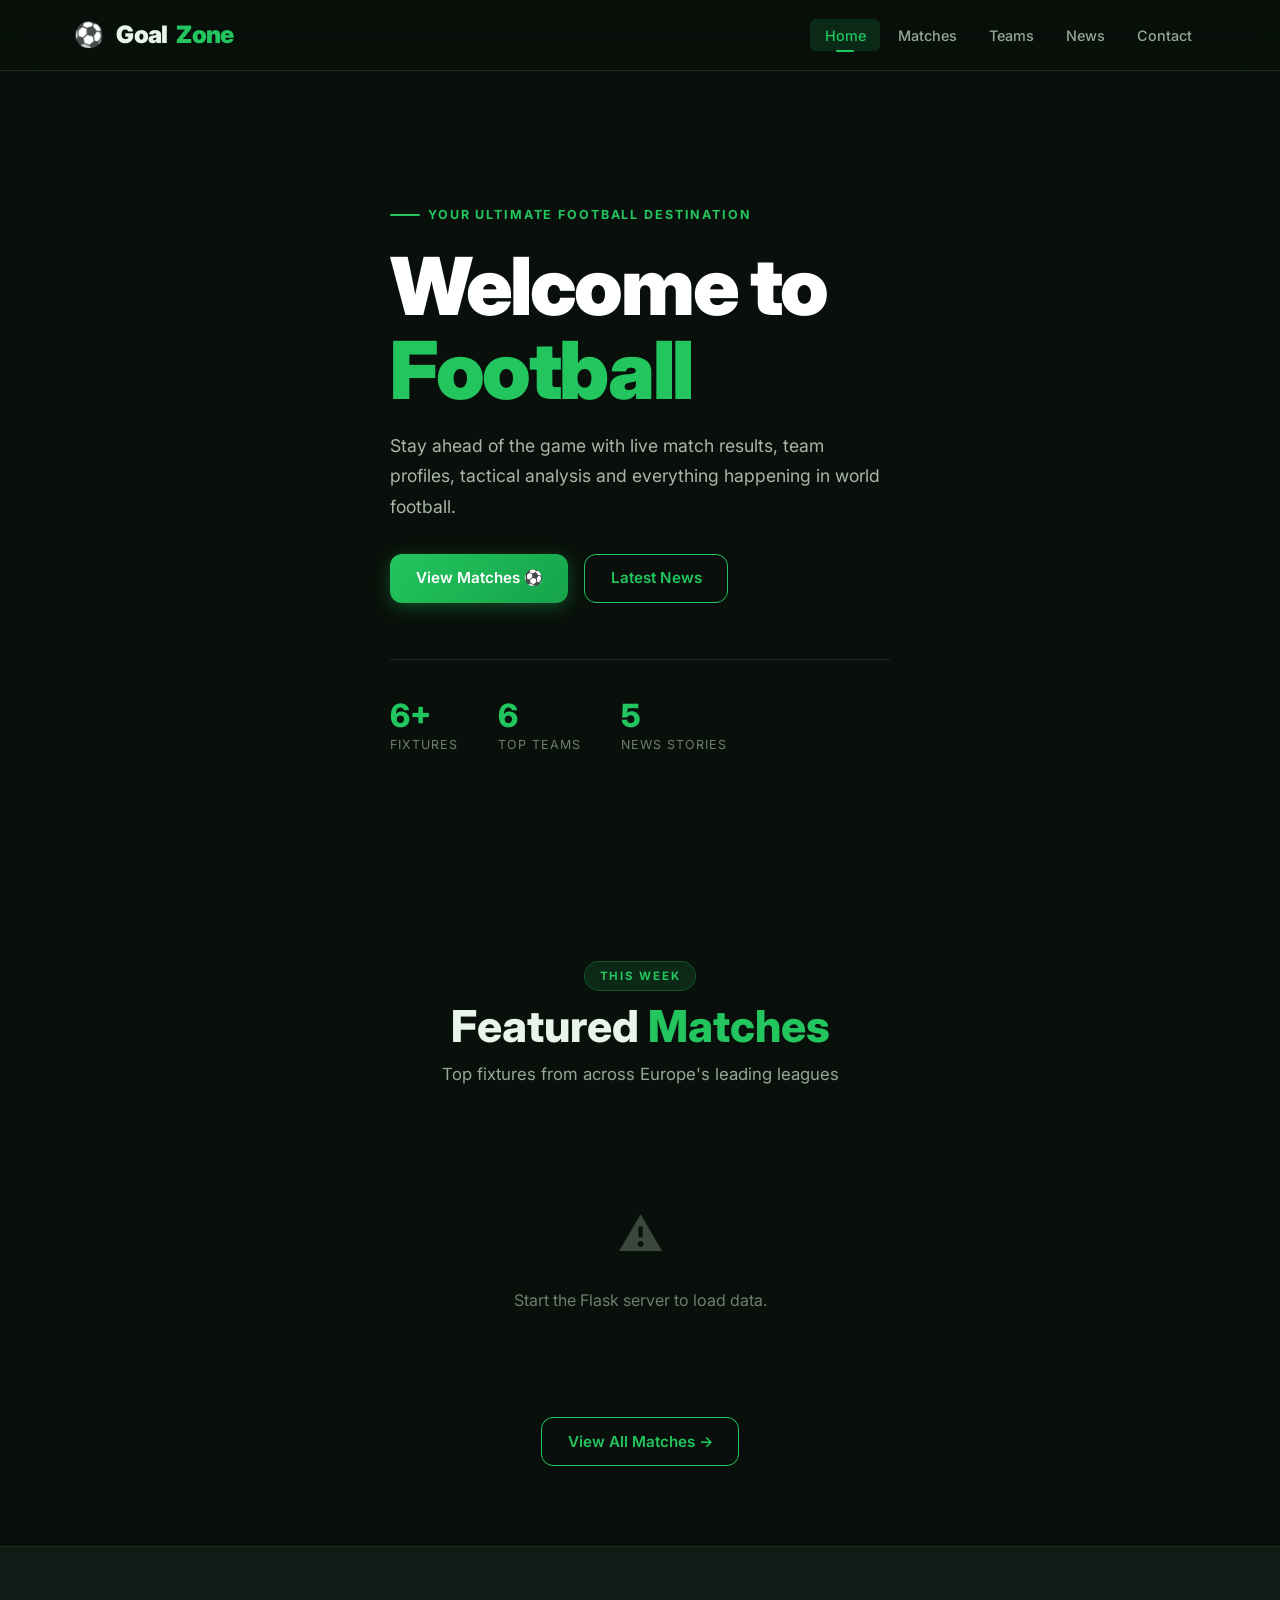
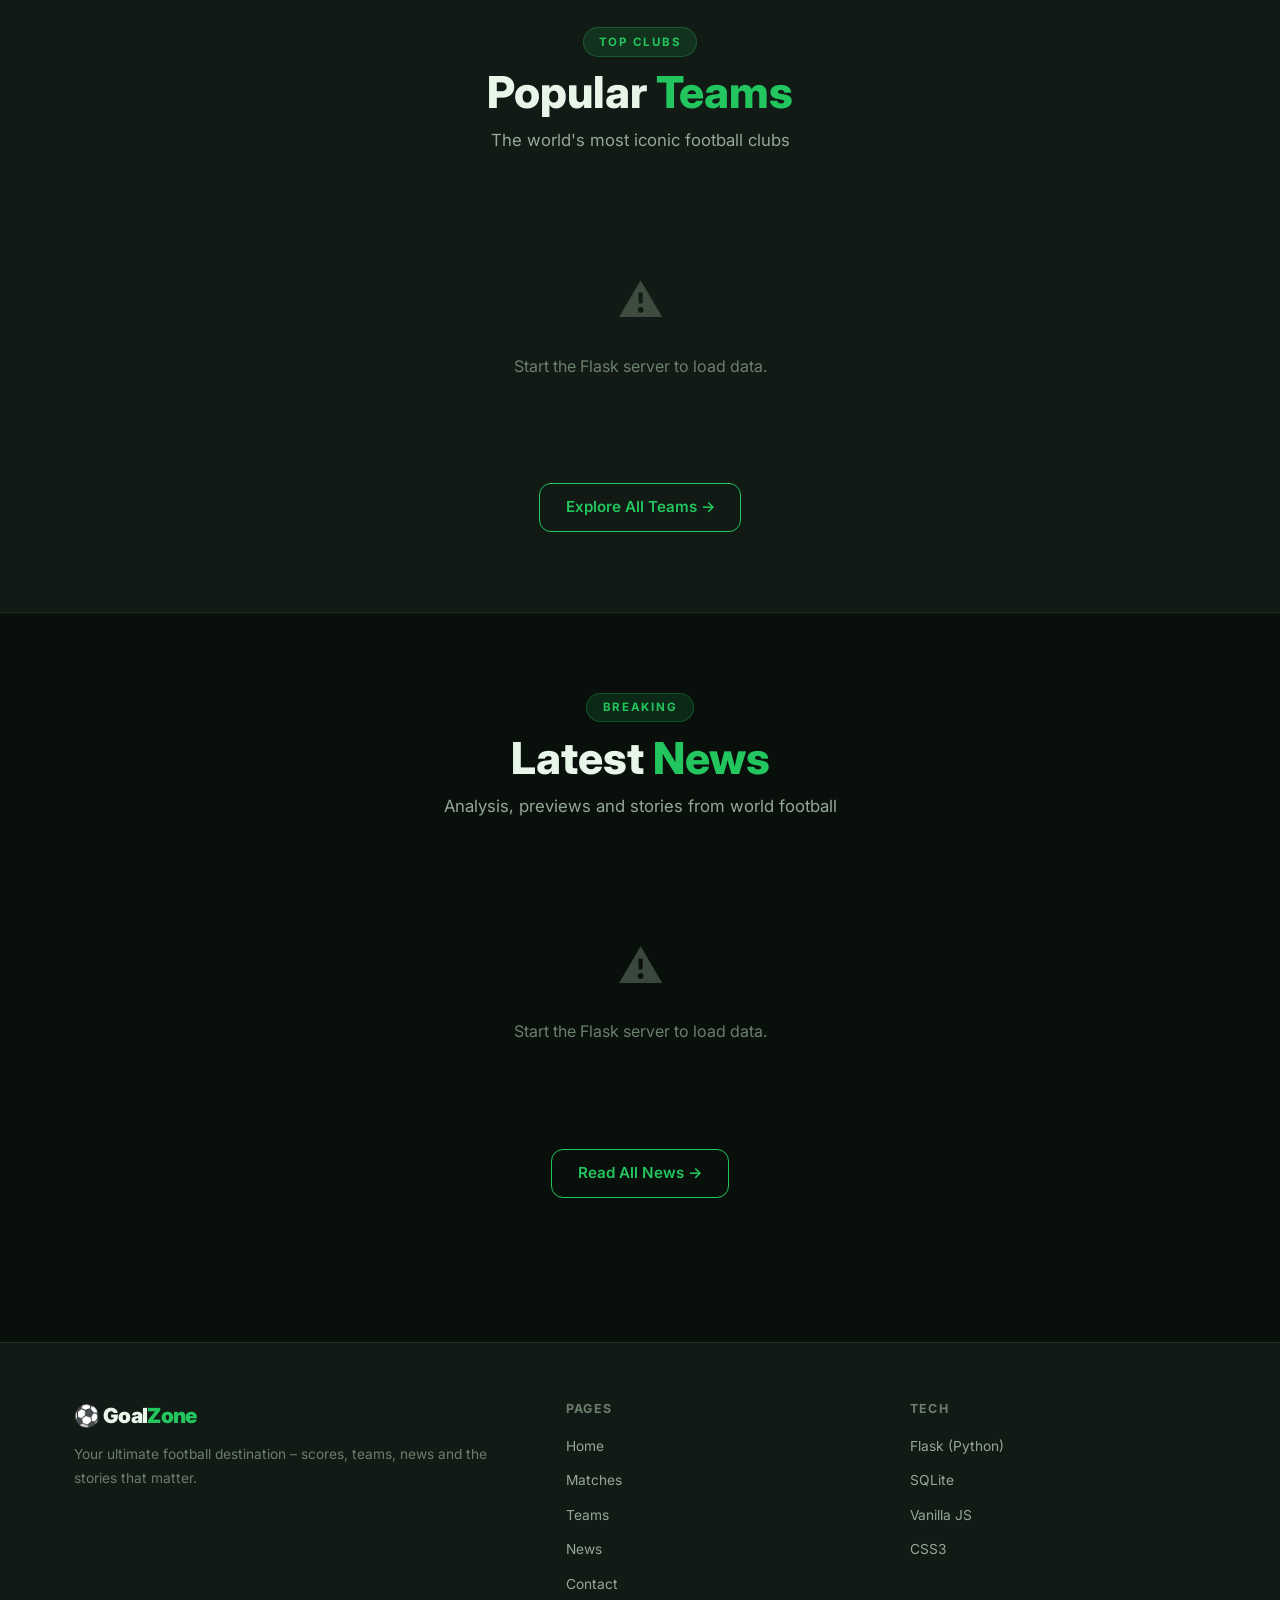
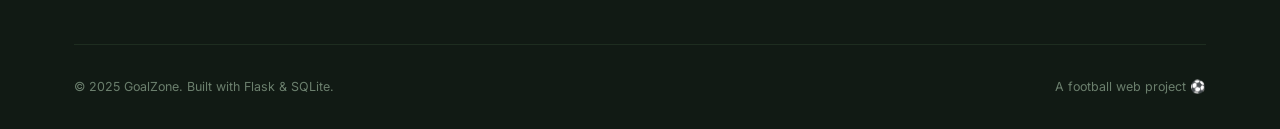
<file: GoalZone-Simple/frontend/index.html>
<!DOCTYPE html>
<html lang="en">
<head>
  <meta charset="UTF-8">
  <meta name="viewport" content="width=device-width, initial-scale=1.0">
  <meta name="description" content="GoalZone – Your ultimate football destination. Latest matches, teams, news and more.">
  <title>GoalZone – Home</title>
  <link rel="stylesheet" href="css/style.css">
  <link rel="icon" href="data:image/svg+xml,<svg xmlns='http://www.w3.org/2000/svg' viewBox='0 0 100 100'><text y='.9em' font-size='90'>⚽</text></svg>">
</head>
<body>

  <!-- ══════════════ NAVBAR ══════════════ -->
  <nav class="navbar">
    <div class="container">
      <div class="navbar-inner">
        <a href="index.html" class="navbar-brand">
          <span>⚽</span>&nbsp;Goal<span class="brand-accent">Zone</span>
        </a>
        <ul class="navbar-links">
          <li><a href="index.html"   class="nav-link">Home</a></li>
          <li><a href="matches.html" class="nav-link">Matches</a></li>
          <li><a href="teams.html"   class="nav-link">Teams</a></li>
          <li><a href="news.html"    class="nav-link">News</a></li>
          <li><a href="contact.html" class="nav-link">Contact</a></li>
        </ul>
        <button class="hamburger" id="hamburger" aria-label="Menu"><span></span><span></span><span></span></button>
      </div>
    </div>
    <div class="mobile-menu" id="mobile-menu">
      <a href="index.html"   class="nav-link">Home</a>
      <a href="matches.html" class="nav-link">Matches</a>
      <a href="teams.html"   class="nav-link">Teams</a>
      <a href="news.html"    class="nav-link">News</a>
      <a href="contact.html" class="nav-link">Contact</a>
    </div>
  </nav>

  <!-- ══════════════ HERO ══════════════ -->
  <section class="hero">
    <div class="hero-bg"></div>
    <div class="container">
      <div class="hero-content">
        <div class="hero-eyebrow">Your Ultimate Football Destination</div>
        <h1 class="hero-title">
          Welcome to<br>
          <span class="accent">Football</span>
        </h1>
        <p class="hero-desc">
          Stay ahead of the game with live match results, team profiles,
          tactical analysis and everything happening in world football.
        </p>
        <div class="hero-actions">
          <a href="matches.html" class="btn btn-primary">View Matches ⚽</a>
          <a href="news.html"    class="btn btn-outline">Latest News</a>
        </div>
        <div class="hero-stats">
          <div><div class="hero-stat-val">6+</div><div class="hero-stat-lbl">Fixtures</div></div>
          <div><div class="hero-stat-val">6</div><div class="hero-stat-lbl">Top Teams</div></div>
          <div><div class="hero-stat-val">5</div><div class="hero-stat-lbl">News Stories</div></div>
        </div>
      </div>
    </div>
  </section>

  <!-- ══════════════ FEATURED MATCHES ══════════════ -->
  <section class="section">
    <div class="container">
      <div class="section-header fade-up">
        <div class="chip">This Week</div>
        <h2 class="section-title">Featured <span>Matches</span></h2>
        <p class="section-sub">Top fixtures from across Europe's leading leagues</p>
      </div>
      <div id="home-matches">
        <div class="loading"><div class="spinner"></div><span>Loading…</span></div>
      </div>
      <div style="text-align:center;margin-top:2.5rem">
        <a href="matches.html" class="btn btn-outline">View All Matches →</a>
      </div>
    </div>
  </section>

  <!-- ══════════════ POPULAR TEAMS ══════════════ -->
  <section class="section" style="background:var(--surface);border-top:1px solid var(--border);border-bottom:1px solid var(--border)">
    <div class="container">
      <div class="section-header fade-up">
        <div class="chip">Top Clubs</div>
        <h2 class="section-title">Popular <span>Teams</span></h2>
        <p class="section-sub">The world's most iconic football clubs</p>
      </div>
      <div id="home-teams">
        <div class="loading"><div class="spinner"></div><span>Loading…</span></div>
      </div>
      <div style="text-align:center;margin-top:2.5rem">
        <a href="teams.html" class="btn btn-outline">Explore All Teams →</a>
      </div>
    </div>
  </section>

  <!-- ══════════════ LATEST NEWS ══════════════ -->
  <section class="section">
    <div class="container">
      <div class="section-header fade-up">
        <div class="chip">Breaking</div>
        <h2 class="section-title">Latest <span>News</span></h2>
        <p class="section-sub">Analysis, previews and stories from world football</p>
      </div>
      <div id="home-news">
        <div class="loading"><div class="spinner"></div><span>Loading…</span></div>
      </div>
      <div style="text-align:center;margin-top:2.5rem">
        <a href="news.html" class="btn btn-outline">Read All News →</a>
      </div>
    </div>
  </section>

  <!-- ══════════════ FOOTER ══════════════ -->
  <footer class="footer">
    <div class="container">
      <div class="footer-grid">
        <div>
          <div class="footer-brand">⚽ Goal<span style="color:var(--green)">Zone</span></div>
          <p class="footer-desc">Your ultimate football destination – scores, teams, news and the stories that matter.</p>
        </div>
        <div>
          <div class="footer-heading">Pages</div>
          <ul class="footer-links">
            <li><a href="index.html">Home</a></li>
            <li><a href="matches.html">Matches</a></li>
            <li><a href="teams.html">Teams</a></li>
            <li><a href="news.html">News</a></li>
            <li><a href="contact.html">Contact</a></li>
          </ul>
        </div>
        <div>
          <div class="footer-heading">Tech</div>
          <ul class="footer-links">
            <li><a href="#">Flask (Python)</a></li>
            <li><a href="#">SQLite</a></li>
            <li><a href="#">Vanilla JS</a></li>
            <li><a href="#">CSS3</a></li>
          </ul>
        </div>
      </div>
      <div class="footer-bottom">
        <span>© 2025 GoalZone. Built with Flask &amp; SQLite.</span>
        <span>A football web project ⚽</span>
      </div>
    </div>
  </footer>

  <script src="js/main.js"></script>
  <script>
    /* Home page inline – load first 3 items from each API */
    const catBadge = {'Analysis':'badge-blue','Preview':'badge-gold','Champions League':'badge-purple','Features':'badge-green','Tactics':'badge-blue'};

    function logoImg(url, name) {
      return url
        ? `<img class="team-logo" src="${url}" alt="${name}" onerror="this.outerHTML='<div class=logo-placeholder>⚽</div>'">`
        : `<div class="logo-placeholder">⚽</div>`;
    }

    async function loadSection(id, url, renderFn, limit) {
      try {
        const data = await fetchAPI(url);
        const items = Object.values(data).find(Array.isArray).slice(0, limit);
        document.getElementById(id).innerHTML = renderFn(items);
        setTimeout(initScrollAnimations, 60);
      } catch {
        document.getElementById(id).innerHTML =
          `<div class="empty-state"><div class="empty-icon">⚠️</div><p>Start the Flask server to load data.</p></div>`;
      }
    }

    document.addEventListener('DOMContentLoaded', () => {

      loadSection('home-matches', '/api/matches', matches =>
        `<div class="matches-grid">${matches.map(m => `
        <div class="match-card fade-up">
          <div class="match-card-top">
            <span class="badge badge-green">${m.competition}</span>
            <span class="match-comp-label">${formatDate(m.date)} · ${m.time}</span>
          </div>
          <div class="match-teams">
            <div class="match-team">${logoImg(m.home_logo, m.home_team)}<span class="team-name-sm">${m.home_team}</span></div>
            <div class="match-score"><span class="score-val">${m.home_score} – ${m.away_score}</span><span class="score-vs">VS</span></div>
            <div class="match-team">${logoImg(m.away_logo, m.away_team)}<span class="team-name-sm">${m.away_team}</span></div>
          </div>
          <div class="match-footer"><span>🏟️ ${m.venue}</span><span class="badge badge-green">⏰ Upcoming</span></div>
        </div>`).join('')}</div>`, 3);

      loadSection('home-teams', '/api/teams', teams =>
        `<div class="teams-grid">${teams.map(t => `
        <div class="team-card fade-up">
          ${t.logo ? `<img class="team-card-logo" src="${t.logo}" alt="${t.name}" onerror="this.outerHTML='<div class=team-logo-ph>🏆</div>'">` : `<div class="team-logo-ph">🏆</div>`}
          <div class="team-name">${t.name}</div>
          <div class="team-country">🌍 ${t.country}</div>
          <div class="team-meta"><span>📅 Est. ${t.founded}</span><span>🏟️ ${t.stadium}</span></div>
          <p class="team-desc">${t.description}</p>
        </div>`).join('')}</div>`, 3);

      loadSection('home-news', '/api/news', articles =>
        `<div class="news-grid">${articles.map(a => {
          const bc = catBadge[a.category] || 'badge-green';
          const initials = a.author.split(' ').map(w => w[0]).join('');
          const fb = 'https://images.unsplash.com/photo-1508098682722-e99c43a406b2?w=800&q=80';
          return `
          <div class="news-card fade-up">
            <div class="news-img-wrap">
              <img src="${a.image}" alt="${a.title}" loading="lazy" onerror="this.src='${fb}'">
              <div class="news-img-overlay"></div>
              <div class="news-cat-badge"><span class="badge ${bc}">${a.category}</span></div>
            </div>
            <div class="news-body">
              <h3 class="news-title">${a.title}</h3>
              <p class="news-desc">${a.description}</p>
              <div class="news-meta">
                <div class="news-author"><div class="author-av">${initials}</div><span>${a.author}</span></div>
                <span>${formatDate(a.date)}</span>
              </div>
            </div>
          </div>`;
        }).join('')}</div>`, 3);
    });
  </script>
</body>
</html>
</file>
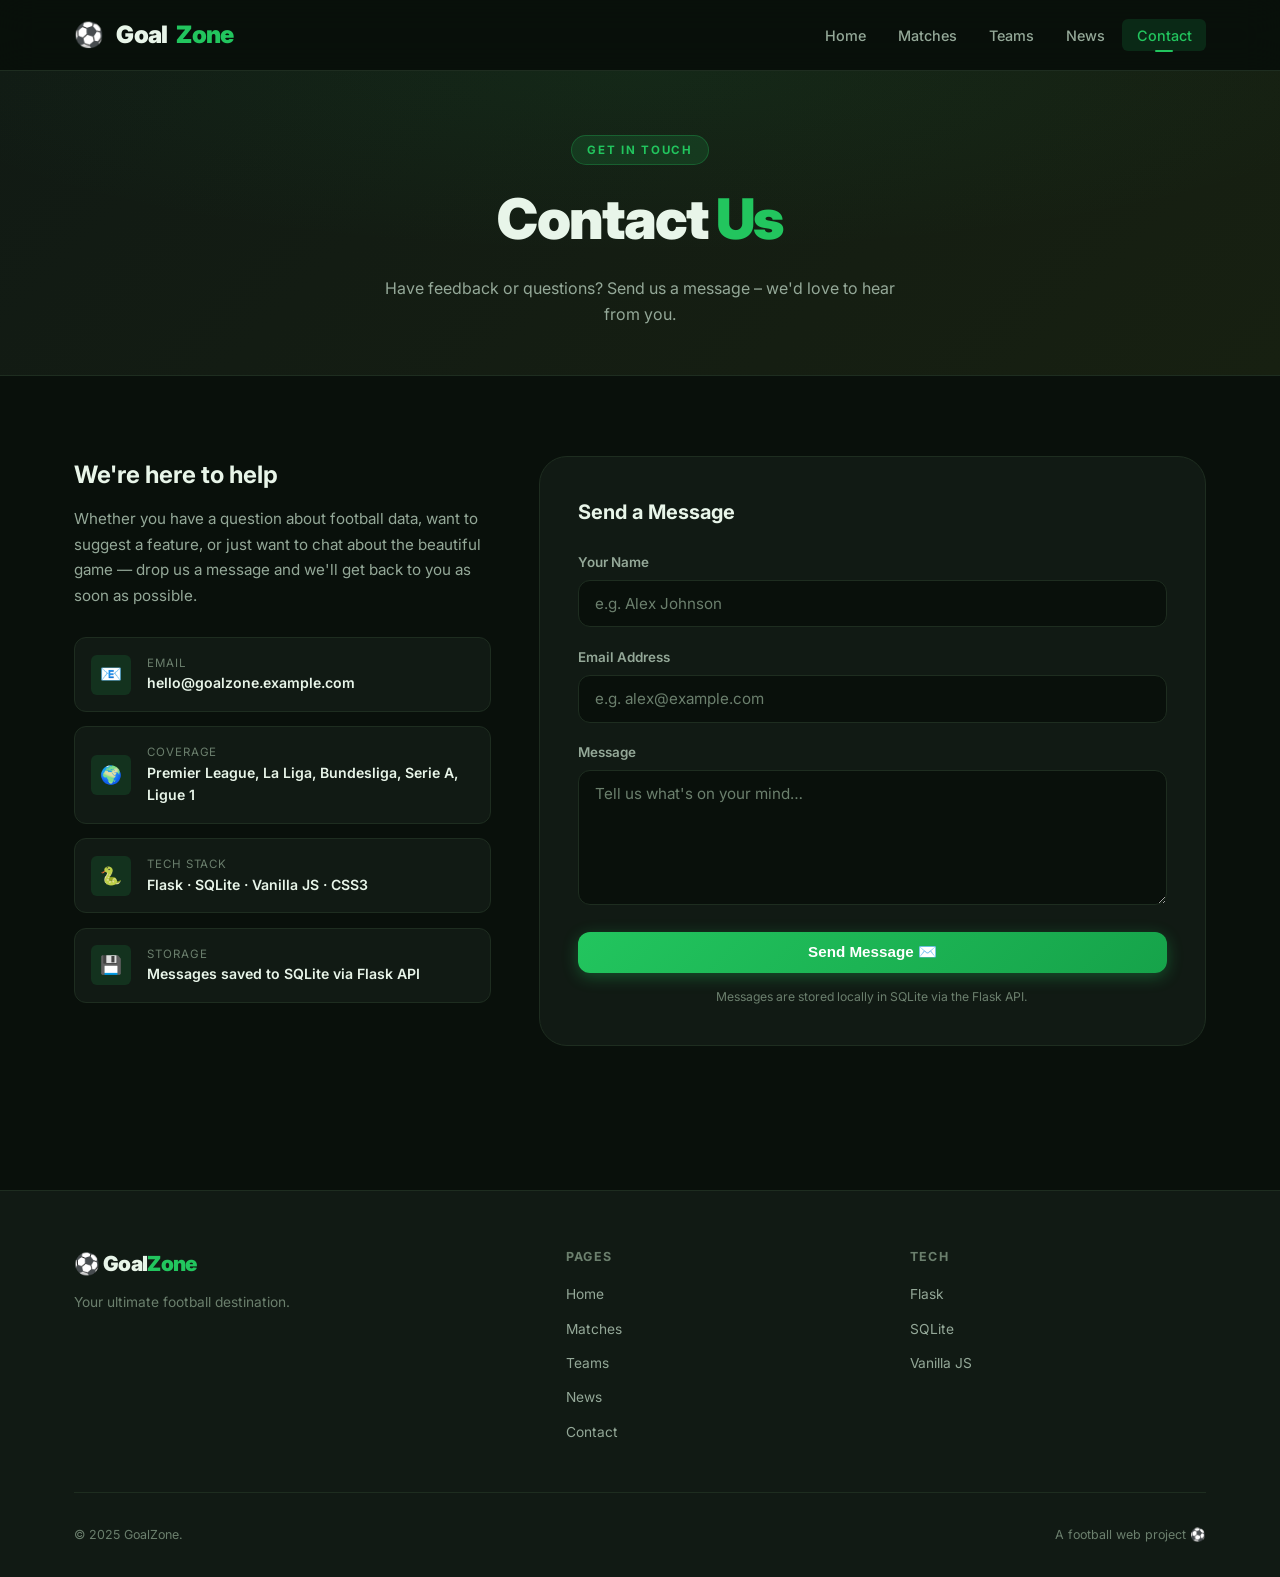
<file: frontend/contact.html>
<!DOCTYPE html>
<html lang="en">
<head>
  <meta charset="UTF-8">
  <meta name="viewport" content="width=device-width, initial-scale=1.0">
  <meta name="description" content="Contact GoalZone – Send us a message.">
  <title>Contact – GoalZone</title>
  <link rel="stylesheet" href="css/style.css">
  <link rel="icon" href="data:image/svg+xml,<svg xmlns='http://www.w3.org/2000/svg' viewBox='0 0 100 100'><text y='.9em' font-size='90'>⚽</text></svg>">
</head>
<body>

  <nav class="navbar">
    <div class="container">
      <div class="navbar-inner">
        <a href="index.html" class="navbar-brand"><span>⚽</span>&nbsp;Goal<span class="brand-accent">Zone</span></a>
        <ul class="navbar-links">
          <li><a href="index.html"   class="nav-link">Home</a></li>
          <li><a href="matches.html" class="nav-link">Matches</a></li>
          <li><a href="teams.html"   class="nav-link">Teams</a></li>
          <li><a href="news.html"    class="nav-link">News</a></li>
          <li><a href="contact.html" class="nav-link">Contact</a></li>
        </ul>
        <button class="hamburger" id="hamburger" aria-label="Menu"><span></span><span></span><span></span></button>
      </div>
    </div>
    <div class="mobile-menu" id="mobile-menu">
      <a href="index.html"   class="nav-link">Home</a>
      <a href="matches.html" class="nav-link">Matches</a>
      <a href="teams.html"   class="nav-link">Teams</a>
      <a href="news.html"    class="nav-link">News</a>
      <a href="contact.html" class="nav-link">Contact</a>
    </div>
  </nav>

  <section class="page-hero">
    <div class="container">
      <div class="page-hero-content">
        <div class="chip">Get In Touch</div>
        <h1 class="page-hero-title">Contact <span>Us</span></h1>
        <p class="page-hero-sub">Have feedback or questions? Send us a message – we'd love to hear from you.</p>
      </div>
    </div>
  </section>

  <section class="section">
    <div class="container">
      <div class="contact-layout">

        <!-- Info panel -->
        <div class="fade-up">
          <h2 class="contact-info-title">We're here to help</h2>
          <p class="contact-info-desc">
            Whether you have a question about football data, want to suggest a feature,
            or just want to chat about the beautiful game — drop us a message and we'll
            get back to you as soon as possible.
          </p>
          <div class="info-items">
            <div class="info-item">
              <div class="info-icon">📧</div>
              <div>
                <div class="info-label">Email</div>
                <div class="info-value">hello@goalzone.example.com</div>
              </div>
            </div>
            <div class="info-item">
              <div class="info-icon">🌍</div>
              <div>
                <div class="info-label">Coverage</div>
                <div class="info-value">Premier League, La Liga, Bundesliga, Serie A, Ligue 1</div>
              </div>
            </div>
            <div class="info-item">
              <div class="info-icon">🐍</div>
              <div>
                <div class="info-label">Tech Stack</div>
                <div class="info-value">Flask · SQLite · Vanilla JS · CSS3</div>
              </div>
            </div>
            <div class="info-item">
              <div class="info-icon">💾</div>
              <div>
                <div class="info-label">Storage</div>
                <div class="info-value">Messages saved to SQLite via Flask API</div>
              </div>
            </div>
          </div>
        </div>

        <!-- Form -->
        <div class="contact-form-card fade-up">
          <div class="form-title">Send a Message</div>
          <form id="contact-form" novalidate>

            <div class="form-group">
              <label class="form-label" for="name">Your Name</label>
              <input class="form-control" type="text" id="name" name="name"
                     placeholder="e.g. Alex Johnson" required autocomplete="name">
            </div>

            <div class="form-group">
              <label class="form-label" for="email">Email Address</label>
              <input class="form-control" type="email" id="email" name="email"
                     placeholder="e.g. alex@example.com" required autocomplete="email">
            </div>

            <div class="form-group">
              <label class="form-label" for="message">Message</label>
              <textarea class="form-control" id="message" name="message"
                        placeholder="Tell us what's on your mind…" required></textarea>
            </div>

            <button type="submit" class="btn btn-primary btn-submit" id="submit-btn">
              Send Message ✉️
            </button>

          </form>

          <div class="alert alert-success" id="alert-success" role="alert"></div>
          <div class="alert alert-error"   id="alert-error"   role="alert"></div>
          <p class="form-hint">Messages are stored locally in SQLite via the Flask API.</p>
        </div>

      </div>
    </div>
  </section>

  <footer class="footer">
    <div class="container">
      <div class="footer-grid">
        <div>
          <div class="footer-brand">⚽ Goal<span style="color:var(--green)">Zone</span></div>
          <p class="footer-desc">Your ultimate football destination.</p>
        </div>
        <div>
          <div class="footer-heading">Pages</div>
          <ul class="footer-links">
            <li><a href="index.html">Home</a></li><li><a href="matches.html">Matches</a></li>
            <li><a href="teams.html">Teams</a></li><li><a href="news.html">News</a></li>
            <li><a href="contact.html">Contact</a></li>
          </ul>
        </div>
        <div>
          <div class="footer-heading">Tech</div>
          <ul class="footer-links">
            <li><a href="#">Flask</a></li><li><a href="#">SQLite</a></li>
            <li><a href="#">Vanilla JS</a></li>
          </ul>
        </div>
      </div>
      <div class="footer-bottom">
        <span>© 2025 GoalZone.</span>
        <span>A football web project ⚽</span>
      </div>
    </div>
  </footer>

  <script src="js/main.js"></script>
  <script src="js/contact.js"></script>
</body>
</html>
</file>
<file: GoalZone-Simple/frontend/css/style.css>
/* ═══════════════════════════════════════════════════════════════════════════
   GoalZone – Main Stylesheet
   Dark football-themed design with green pitch-inspired accents.
   ═══════════════════════════════════════════════════════════════════════════ */

@import url('https://fonts.googleapis.com/css2?family=Inter:wght@300;400;500;600;700;800;900&display=swap');

/* ── Design Tokens ───────────────────────────────────────────────────────── */
:root {
  --bg:           #09100b;
  --surface:      #111a14;
  --surface-2:    #172011;
  --border:       #1e2d20;
  --green:        #22c55e;
  --green-dark:   #16a34a;
  --green-glow:   rgba(34, 197, 94, 0.14);
  --gold:         #fbbf24;
  --text:         #e8f5e9;
  --text-muted:   #6b7f6d;
  --text-dim:     #94a898;
  --font:         'Inter', system-ui, sans-serif;
  --r-sm: 6px; --r-md: 12px; --r-lg: 20px; --r-xl: 28px;
  --shadow: 0 4px 24px rgba(0,0,0,.55);
  --glow:   0 0 24px rgba(34,197,94,.22);
  --ease:   .24s ease;
}

/* ── Reset ───────────────────────────────────────────────────────────────── */
*, *::before, *::after { box-sizing: border-box; margin: 0; padding: 0; }
html { scroll-behavior: smooth; }
body { font-family: var(--font); background: var(--bg); color: var(--text); line-height: 1.6; overflow-x: hidden; }
a { color: inherit; text-decoration: none; }
img { max-width: 100%; display: block; }
ul { list-style: none; }

/* ── Layout helpers ──────────────────────────────────────────────────────── */
.container { max-width: 1180px; margin-inline: auto; padding-inline: 1.5rem; }
.section    { padding-block: 5rem; }

/* ── Section header ──────────────────────────────────────────────────────── */
.section-header { text-align: center; margin-bottom: 3rem; }

.chip {
  display: inline-block;
  font-size: .72rem; font-weight: 700; letter-spacing: .15em; text-transform: uppercase;
  color: var(--green); background: var(--green-glow);
  border: 1px solid rgba(34,197,94,.28); border-radius: 999px;
  padding: .28rem .95rem; margin-bottom: .65rem;
}

.section-title {
  font-size: clamp(1.75rem, 4vw, 2.75rem);
  font-weight: 800; line-height: 1.15;
}
.section-title span { color: var(--green); }
.section-sub { margin-top: .6rem; color: var(--text-dim); font-size: 1.05rem; }

/* ── Buttons ─────────────────────────────────────────────────────────────── */
.btn {
  display: inline-flex; align-items: center; gap: .5rem;
  padding: .7rem 1.6rem; border-radius: var(--r-md);
  font-weight: 600; font-size: .95rem; cursor: pointer; border: none;
  transition: all var(--ease);
}
.btn-primary {
  background: linear-gradient(135deg, var(--green), var(--green-dark));
  color: #fff; box-shadow: 0 4px 16px rgba(34,197,94,.33);
}
.btn-primary:hover { transform: translateY(-2px); box-shadow: 0 6px 24px rgba(34,197,94,.5); }
.btn-outline {
  background: transparent; color: var(--green); border: 1.5px solid var(--green);
}
.btn-outline:hover { background: var(--green-glow); transform: translateY(-2px); }

/* ── Badges ──────────────────────────────────────────────────────────────── */
.badge {
  display: inline-block; font-size: .68rem; font-weight: 700;
  letter-spacing: .07em; text-transform: uppercase;
  padding: .18rem .6rem; border-radius: 999px;
}
.badge-green  { background: var(--green-glow);           color: var(--green); border: 1px solid rgba(34,197,94,.28); }
.badge-gold   { background: rgba(251,191,36,.14);        color: var(--gold);  border: 1px solid rgba(251,191,36,.28); }
.badge-blue   { background: rgba(59,130,246,.14);        color: #60a5fa;      border: 1px solid rgba(59,130,246,.28); }
.badge-purple { background: rgba(168,85,247,.14);        color: #c084fc;      border: 1px solid rgba(168,85,247,.28); }

/* ════════════════════════════════════════════════════════════════════════════
   NAVBAR
   ════════════════════════════════════════════════════════════════════════ */
.navbar {
  position: sticky; top: 0; z-index: 1000;
  background: rgba(9,16,11,.88);
  backdrop-filter: blur(18px); -webkit-backdrop-filter: blur(18px);
  border-bottom: 1px solid var(--border);
}
.navbar-inner {
  display: flex; align-items: center; justify-content: space-between;
  padding-block: 1rem;
}
.navbar-brand {
  display: flex; align-items: center; gap: .55rem;
  font-size: 1.5rem; font-weight: 900; letter-spacing: -.03em;
}
.brand-accent { color: var(--green); }

.navbar-links { display: flex; align-items: center; gap: .2rem; }

.nav-link {
  position: relative; font-size: .9rem; font-weight: 500; color: var(--text-dim);
  padding: .48rem .9rem; border-radius: var(--r-sm); transition: all var(--ease);
}
.nav-link:hover, .nav-link.active { color: var(--green); background: var(--green-glow); }
.nav-link.active::after {
  content: ''; position: absolute; bottom: -1px; left: 50%;
  transform: translateX(-50%); width: 18px; height: 2px;
  background: var(--green); border-radius: 2px;
}

/* Hamburger */
.hamburger {
  display: none; flex-direction: column; gap: 5px;
  cursor: pointer; padding: .4rem; background: none; border: none;
}
.hamburger span { display: block; width: 24px; height: 2px; background: var(--text); border-radius: 2px; transition: all var(--ease); }
.hamburger.open span:nth-child(1) { transform: translateY(7px) rotate(45deg); }
.hamburger.open span:nth-child(2) { opacity: 0; }
.hamburger.open span:nth-child(3) { transform: translateY(-7px) rotate(-45deg); }

.mobile-menu { display: none; flex-direction: column; gap: .2rem; padding: .75rem 1.5rem 1rem; border-top: 1px solid var(--border); }
.mobile-menu.open { display: flex; }
.mobile-menu .nav-link { padding: .7rem 1rem; }

/* ════════════════════════════════════════════════════════════════════════════
   HERO
   ════════════════════════════════════════════════════════════════════════ */
.hero {
  position: relative; min-height: 90vh;
  display: flex; align-items: center; overflow: hidden;
}
.hero-bg {
  position: absolute; inset: 0;
  background: url('https://images.unsplash.com/photo-1522778119026-d647f0596c20?w=1600&q=80') center/cover;
  filter: brightness(.28); transform: scale(1.06); transition: transform 10s ease;
}
.hero:hover .hero-bg { transform: scale(1); }
.hero::before {
  content: ''; position: absolute; inset: 0; z-index: 1;
  background: linear-gradient(135deg, rgba(9,16,11,.92) 0%, rgba(9,16,11,.38) 65%, transparent);
}
.hero::after {
  content: ''; position: absolute; bottom: 0; left: 0; right: 0; height: 180px; z-index: 1;
  background: linear-gradient(to top, var(--bg), transparent);
}
.hero-content { position: relative; z-index: 2; max-width: 640px; }

.hero-eyebrow {
  display: inline-flex; align-items: center; gap: .5rem;
  font-size: .78rem; font-weight: 700; letter-spacing: .15em; text-transform: uppercase;
  color: var(--green); margin-bottom: 1.2rem;
}
.hero-eyebrow::before { content: ''; display: block; width: 30px; height: 2px; background: var(--green); border-radius: 2px; }

.hero-title { font-size: clamp(2.6rem, 7vw, 5rem); font-weight: 900; line-height: 1.05; letter-spacing: -.03em; color: #fff; margin-bottom: 1.2rem; }
.hero-title .accent { color: var(--green); display: block; }

.hero-desc { font-size: 1.1rem; color: rgba(232,245,233,.72); max-width: 500px; margin-bottom: 2rem; line-height: 1.72; }

.hero-actions { display: flex; gap: 1rem; flex-wrap: wrap; }

.hero-stats { display: flex; gap: 2.5rem; margin-top: 3.5rem; padding-top: 2.5rem; border-top: 1px solid rgba(255,255,255,.1); }
.hero-stat-val { font-size: 2rem; font-weight: 800; color: var(--green); line-height: 1; }
.hero-stat-lbl { font-size: .78rem; color: var(--text-muted); margin-top: .22rem; text-transform: uppercase; letter-spacing: .08em; }

/* ════════════════════════════════════════════════════════════════════════════
   PAGE HERO (inner pages)
   ════════════════════════════════════════════════════════════════════════ */
.page-hero {
  position: relative; overflow: hidden;
  background: linear-gradient(135deg, var(--surface), var(--surface-2));
  border-bottom: 1px solid var(--border);
  padding-block: 4rem 3rem; text-align: center;
}
.page-hero::before {
  content: ''; position: absolute; inset: 0;
  background: radial-gradient(ellipse 60% 60% at 50% 0%, rgba(34,197,94,.07), transparent);
}
.page-hero-content { position: relative; z-index: 1; }
.page-hero-title { font-size: clamp(2rem, 5vw, 3.5rem); font-weight: 900; letter-spacing: -.03em; }
.page-hero-title span { color: var(--green); }
.page-hero-sub { margin-top: .7rem; color: var(--text-dim); font-size: 1rem; max-width: 520px; margin-inline: auto; }

/* ════════════════════════════════════════════════════════════════════════════
   MATCH CARDS
   ════════════════════════════════════════════════════════════════════════ */
.matches-grid { display: grid; grid-template-columns: repeat(auto-fill, minmax(330px, 1fr)); gap: 1.25rem; }

.match-card {
  background: var(--surface); border: 1px solid var(--border); border-radius: var(--r-lg);
  padding: 1.5rem; transition: all var(--ease);
}
.match-card:hover { border-color: rgba(34,197,94,.4); transform: translateY(-3px); box-shadow: var(--shadow); }

.match-card-top { display: flex; align-items: center; justify-content: space-between; margin-bottom: 1.2rem; }
.match-comp-label { font-size: .72rem; font-weight: 600; color: var(--text-muted); text-transform: uppercase; letter-spacing: .07em; }

.match-teams { display: flex; align-items: center; justify-content: space-between; gap: 1rem; margin-bottom: 1.2rem; }
.match-team  { display: flex; flex-direction: column; align-items: center; gap: .55rem; flex: 1; }

.team-logo { width: 52px; height: 52px; object-fit: contain; filter: drop-shadow(0 2px 8px rgba(0,0,0,.5)); }
.logo-placeholder {
  width: 52px; height: 52px; border-radius: 50%;
  background: var(--surface-2); border: 1px solid var(--border);
  display: flex; align-items: center; justify-content: center; font-size: 1.4rem;
}

.team-name-sm { font-size: .84rem; font-weight: 600; text-align: center; color: var(--text); }

.match-score { display: flex; flex-direction: column; align-items: center; gap: .2rem; }
.score-val   { font-size: 1.75rem; font-weight: 800; letter-spacing: -.03em; }
.score-vs    { font-size: .7rem; color: var(--text-muted); font-weight: 700; }

.match-footer {
  display: flex; align-items: center; justify-content: space-between;
  font-size: .78rem; color: var(--text-muted);
  padding-top: 1rem; border-top: 1px solid var(--border);
}

/* ════════════════════════════════════════════════════════════════════════════
   TEAM CARDS
   ════════════════════════════════════════════════════════════════════════ */
.teams-grid { display: grid; grid-template-columns: repeat(auto-fill, minmax(295px, 1fr)); gap: 1.5rem; }

.team-card {
  background: var(--surface); border: 1px solid var(--border); border-radius: var(--r-lg);
  padding: 2rem 1.5rem; display: flex; flex-direction: column; align-items: center; text-align: center;
  transition: all var(--ease);
}
.team-card:hover { border-color: rgba(34,197,94,.4); transform: translateY(-5px); box-shadow: var(--shadow), var(--glow); }

.team-card-logo { width: 88px; height: 88px; object-fit: contain; margin-bottom: 1.2rem; filter: drop-shadow(0 4px 12px rgba(0,0,0,.55)); transition: transform var(--ease); }
.team-card:hover .team-card-logo { transform: scale(1.08); }
.team-logo-ph { width: 88px; height: 88px; border-radius: 50%; background: var(--surface-2); border: 2px solid var(--border); display: flex; align-items: center; justify-content: center; font-size: 2.4rem; margin-bottom: 1.2rem; }

.team-name    { font-size: 1.12rem; font-weight: 700; margin-bottom: .35rem; }
.team-country { font-size: .78rem; color: var(--green); font-weight: 600; letter-spacing: .05em; text-transform: uppercase; margin-bottom: .7rem; }
.team-meta    { display: flex; gap: 1rem; font-size: .74rem; color: var(--text-muted); margin-bottom: .9rem; }
.team-desc    { font-size: .86rem; color: var(--text-dim); line-height: 1.65; }

/* ════════════════════════════════════════════════════════════════════════════
   NEWS CARDS
   ════════════════════════════════════════════════════════════════════════ */
.news-grid { display: grid; grid-template-columns: repeat(auto-fill, minmax(310px, 1fr)); gap: 1.5rem; }

.news-card {
  background: var(--surface); border: 1px solid var(--border); border-radius: var(--r-lg);
  overflow: hidden; display: flex; flex-direction: column; transition: all var(--ease);
}
.news-card:hover { border-color: rgba(34,197,94,.4); transform: translateY(-5px); box-shadow: var(--shadow), var(--glow); }

.news-img-wrap { position: relative; height: 198px; overflow: hidden; }
.news-img-wrap img { width: 100%; height: 100%; object-fit: cover; transition: transform .4s ease; }
.news-card:hover .news-img-wrap img { transform: scale(1.07); }
.news-img-overlay { position: absolute; inset: 0; background: linear-gradient(to top, rgba(9,16,11,.65), transparent); }
.news-cat-badge   { position: absolute; top: .9rem; left: .9rem; }

.news-body { padding: 1.2rem; flex: 1; display: flex; flex-direction: column; gap: .55rem; }
.news-title { font-size: .98rem; font-weight: 700; line-height: 1.4; transition: color var(--ease); }
.news-card:hover .news-title { color: var(--green); }
.news-desc { font-size: .84rem; color: var(--text-dim); line-height: 1.65; flex: 1; }

.news-meta {
  display: flex; align-items: center; justify-content: space-between;
  font-size: .74rem; color: var(--text-muted);
  padding-top: .7rem; border-top: 1px solid var(--border); margin-top: auto;
}
.news-author { display: flex; align-items: center; gap: .4rem; }
.author-av {
  width: 24px; height: 24px; border-radius: 50%;
  background: var(--green-glow); display: flex; align-items: center; justify-content: center;
  font-size: .62rem; font-weight: 700; color: var(--green); flex-shrink: 0;
}

/* ════════════════════════════════════════════════════════════════════════════
   CONTACT
   ════════════════════════════════════════════════════════════════════════ */
.contact-layout { display: grid; grid-template-columns: 1fr 1.6fr; gap: 3rem; align-items: start; }

.contact-info-title { font-size: 1.5rem; font-weight: 700; margin-bottom: .7rem; }
.contact-info-desc  { color: var(--text-dim); font-size: .95rem; line-height: 1.7; margin-bottom: 1.75rem; }

.info-items { display: flex; flex-direction: column; gap: .9rem; }
.info-item {
  display: flex; align-items: center; gap: 1rem;
  padding: 1rem; background: var(--surface); border: 1px solid var(--border); border-radius: var(--r-md);
}
.info-icon { width: 40px; height: 40px; background: var(--green-glow); border-radius: var(--r-sm); display: flex; align-items: center; justify-content: center; font-size: 1.1rem; flex-shrink: 0; }
.info-label { font-size: .72rem; color: var(--text-muted); text-transform: uppercase; letter-spacing: .08em; }
.info-value { font-size: .88rem; font-weight: 600; }

.contact-form-card { background: var(--surface); border: 1px solid var(--border); border-radius: var(--r-xl); padding: 2.4rem; }
.form-title { font-size: 1.25rem; font-weight: 700; margin-bottom: 1.5rem; }

.form-group { margin-bottom: 1.2rem; }
.form-label { display: block; font-size: .84rem; font-weight: 600; color: var(--text-dim); margin-bottom: .45rem; }
.form-control {
  width: 100%; padding: .82rem 1rem;
  background: var(--bg); border: 1.5px solid var(--border); border-radius: var(--r-md);
  color: var(--text); font-family: var(--font); font-size: .95rem; outline: none;
  transition: border-color var(--ease), box-shadow var(--ease);
}
.form-control:focus { border-color: var(--green); box-shadow: 0 0 0 3px var(--green-glow); }
.form-control::placeholder { color: var(--text-muted); }
textarea.form-control { resize: vertical; min-height: 135px; }

.btn-submit { width: 100%; justify-content: center; }

.alert {
  display: none; align-items: center; gap: .7rem;
  padding: .95rem 1.2rem; border-radius: var(--r-md); font-size: .9rem; font-weight: 500; margin-top: 1rem;
}
.alert.show { display: flex; }
.alert-success { background: rgba(34,197,94,.09); border: 1px solid rgba(34,197,94,.28); color: var(--green); }
.alert-error   { background: rgba(239,68,68,.09);  border: 1px solid rgba(239,68,68,.28); color: #f87171; }

.form-hint { font-size: .76rem; color: var(--text-muted); text-align: center; margin-top: .9rem; }

/* ════════════════════════════════════════════════════════════════════════════
   LOADING / EMPTY
   ════════════════════════════════════════════════════════════════════════ */
.loading { display: flex; flex-direction: column; align-items: center; gap: 1rem; padding: 4rem; color: var(--text-muted); font-size: .9rem; }
.spinner { width: 38px; height: 38px; border: 3px solid var(--border); border-top-color: var(--green); border-radius: 50%; animation: spin .7s linear infinite; }
@keyframes spin { to { transform: rotate(360deg); } }

.empty-state { text-align: center; padding: 4rem 2rem; color: var(--text-muted); }
.empty-icon  { font-size: 2.8rem; margin-bottom: 1rem; opacity: .5; }

/* ════════════════════════════════════════════════════════════════════════════
   FOOTER
   ════════════════════════════════════════════════════════════════════════ */
.footer { background: var(--surface); border-top: 1px solid var(--border); padding-block: 3.5rem 2rem; margin-top: 4rem; }
.footer-grid { display: grid; grid-template-columns: 1.5fr 1fr 1fr; gap: 3rem; margin-bottom: 3rem; }
.footer-brand { font-size: 1.3rem; font-weight: 900; letter-spacing: -.03em; margin-bottom: .7rem; }
.footer-desc  { font-size: .86rem; color: var(--text-muted); line-height: 1.7; }
.footer-heading { font-size: .78rem; font-weight: 700; letter-spacing: .1em; text-transform: uppercase; color: var(--text-muted); margin-bottom: .9rem; }
.footer-links { display: flex; flex-direction: column; gap: .55rem; }
.footer-links a { font-size: .86rem; color: var(--text-dim); transition: color var(--ease); }
.footer-links a:hover { color: var(--green); }
.footer-bottom { display: flex; align-items: center; justify-content: space-between; padding-top: 2rem; border-top: 1px solid var(--border); font-size: .78rem; color: var(--text-muted); }

/* ════════════════════════════════════════════════════════════════════════════
   SCROLL ANIMATIONS
   ════════════════════════════════════════════════════════════════════════ */
.fade-up { opacity: 0; transform: translateY(22px); transition: opacity .6s ease, transform .6s ease; }
.fade-up.visible { opacity: 1; transform: translateY(0); }

/* ════════════════════════════════════════════════════════════════════════════
   RESPONSIVE
   ════════════════════════════════════════════════════════════════════════ */
@media (max-width: 1024px) {
  .contact-layout { grid-template-columns: 1fr; }
  .footer-grid    { grid-template-columns: 1fr 1fr; }
}
@media (max-width: 768px) {
  .navbar-links { display: none; }
  .hamburger    { display: flex; }
  .hero         { min-height: 80vh; }
  .hero-stats   { gap: 1.5rem; }
  .footer-grid  { grid-template-columns: 1fr; gap: 2rem; }
  .footer-bottom { flex-direction: column; gap: .7rem; text-align: center; }
}
@media (max-width: 480px) {
  .hero-title  { font-size: 2.2rem; }
  .hero-actions { flex-direction: column; }
  .hero-stats  { flex-wrap: wrap; gap: 1.2rem; }
  .matches-grid, .teams-grid, .news-grid { grid-template-columns: 1fr; }
  .contact-form-card { padding: 1.4rem; }
}
</file>
<file: frontend/css/style.css>
/* ═══════════════════════════════════════════════════════════════════════════
   GoalZone – Main Stylesheet
   Dark football-themed design with green pitch-inspired accents.
   ═══════════════════════════════════════════════════════════════════════════ */

@import url('https://fonts.googleapis.com/css2?family=Inter:wght@300;400;500;600;700;800;900&display=swap');

/* ── Design Tokens ───────────────────────────────────────────────────────── */
:root {
  --bg:           #09100b;
  --surface:      #111a14;
  --surface-2:    #172011;
  --border:       #1e2d20;
  --green:        #22c55e;
  --green-dark:   #16a34a;
  --green-glow:   rgba(34, 197, 94, 0.14);
  --gold:         #fbbf24;
  --text:         #e8f5e9;
  --text-muted:   #6b7f6d;
  --text-dim:     #94a898;
  --font:         'Inter', system-ui, sans-serif;
  --r-sm: 6px; --r-md: 12px; --r-lg: 20px; --r-xl: 28px;
  --shadow: 0 4px 24px rgba(0,0,0,.55);
  --glow:   0 0 24px rgba(34,197,94,.22);
  --ease:   .24s ease;
}

/* ── Reset ───────────────────────────────────────────────────────────────── */
*, *::before, *::after { box-sizing: border-box; margin: 0; padding: 0; }
html { scroll-behavior: smooth; }
body { font-family: var(--font); background: var(--bg); color: var(--text); line-height: 1.6; overflow-x: hidden; }
a { color: inherit; text-decoration: none; }
img { max-width: 100%; display: block; }
ul { list-style: none; }

/* ── Layout helpers ──────────────────────────────────────────────────────── */
.container { max-width: 1180px; margin-inline: auto; padding-inline: 1.5rem; }
.section    { padding-block: 5rem; }

/* ── Section header ──────────────────────────────────────────────────────── */
.section-header { text-align: center; margin-bottom: 3rem; }

.chip {
  display: inline-block;
  font-size: .72rem; font-weight: 700; letter-spacing: .15em; text-transform: uppercase;
  color: var(--green); background: var(--green-glow);
  border: 1px solid rgba(34,197,94,.28); border-radius: 999px;
  padding: .28rem .95rem; margin-bottom: .65rem;
}

.section-title {
  font-size: clamp(1.75rem, 4vw, 2.75rem);
  font-weight: 800; line-height: 1.15;
}
.section-title span { color: var(--green); }
.section-sub { margin-top: .6rem; color: var(--text-dim); font-size: 1.05rem; }

/* ── Buttons ─────────────────────────────────────────────────────────────── */
.btn {
  display: inline-flex; align-items: center; gap: .5rem;
  padding: .7rem 1.6rem; border-radius: var(--r-md);
  font-weight: 600; font-size: .95rem; cursor: pointer; border: none;
  transition: all var(--ease);
}
.btn-primary {
  background: linear-gradient(135deg, var(--green), var(--green-dark));
  color: #fff; box-shadow: 0 4px 16px rgba(34,197,94,.33);
}
.btn-primary:hover { transform: translateY(-2px); box-shadow: 0 6px 24px rgba(34,197,94,.5); }
.btn-outline {
  background: transparent; color: var(--green); border: 1.5px solid var(--green);
}
.btn-outline:hover { background: var(--green-glow); transform: translateY(-2px); }

/* ── Badges ──────────────────────────────────────────────────────────────── */
.badge {
  display: inline-block; font-size: .68rem; font-weight: 700;
  letter-spacing: .07em; text-transform: uppercase;
  padding: .18rem .6rem; border-radius: 999px;
}
.badge-green  { background: var(--green-glow);           color: var(--green); border: 1px solid rgba(34,197,94,.28); }
.badge-gold   { background: rgba(251,191,36,.14);        color: var(--gold);  border: 1px solid rgba(251,191,36,.28); }
.badge-blue   { background: rgba(59,130,246,.14);        color: #60a5fa;      border: 1px solid rgba(59,130,246,.28); }
.badge-purple { background: rgba(168,85,247,.14);        color: #c084fc;      border: 1px solid rgba(168,85,247,.28); }

/* ════════════════════════════════════════════════════════════════════════════
   NAVBAR
   ════════════════════════════════════════════════════════════════════════ */
.navbar {
  position: sticky; top: 0; z-index: 1000;
  background: rgba(9,16,11,.88);
  backdrop-filter: blur(18px); -webkit-backdrop-filter: blur(18px);
  border-bottom: 1px solid var(--border);
}
.navbar-inner {
  display: flex; align-items: center; justify-content: space-between;
  padding-block: 1rem;
}
.navbar-brand {
  display: flex; align-items: center; gap: .55rem;
  font-size: 1.5rem; font-weight: 900; letter-spacing: -.03em;
}
.brand-accent { color: var(--green); }

.navbar-links { display: flex; align-items: center; gap: .2rem; }

.nav-link {
  position: relative; font-size: .9rem; font-weight: 500; color: var(--text-dim);
  padding: .48rem .9rem; border-radius: var(--r-sm); transition: all var(--ease);
}
.nav-link:hover, .nav-link.active { color: var(--green); background: var(--green-glow); }
.nav-link.active::after {
  content: ''; position: absolute; bottom: -1px; left: 50%;
  transform: translateX(-50%); width: 18px; height: 2px;
  background: var(--green); border-radius: 2px;
}

/* Hamburger */
.hamburger {
  display: none; flex-direction: column; gap: 5px;
  cursor: pointer; padding: .4rem; background: none; border: none;
}
.hamburger span { display: block; width: 24px; height: 2px; background: var(--text); border-radius: 2px; transition: all var(--ease); }
.hamburger.open span:nth-child(1) { transform: translateY(7px) rotate(45deg); }
.hamburger.open span:nth-child(2) { opacity: 0; }
.hamburger.open span:nth-child(3) { transform: translateY(-7px) rotate(-45deg); }

.mobile-menu { display: none; flex-direction: column; gap: .2rem; padding: .75rem 1.5rem 1rem; border-top: 1px solid var(--border); }
.mobile-menu.open { display: flex; }
.mobile-menu .nav-link { padding: .7rem 1rem; }

/* ════════════════════════════════════════════════════════════════════════════
   HERO
   ════════════════════════════════════════════════════════════════════════ */
.hero {
  position: relative; min-height: 90vh;
  display: flex; align-items: center; overflow: hidden;
}
.hero-bg {
  position: absolute; inset: 0;
  background: url('https://images.unsplash.com/photo-1522778119026-d647f0596c20?w=1600&q=80') center/cover;
  filter: brightness(.28); transform: scale(1.06); transition: transform 10s ease;
}
.hero:hover .hero-bg { transform: scale(1); }
.hero::before {
  content: ''; position: absolute; inset: 0; z-index: 1;
  background: linear-gradient(135deg, rgba(9,16,11,.92) 0%, rgba(9,16,11,.38) 65%, transparent);
}
.hero::after {
  content: ''; position: absolute; bottom: 0; left: 0; right: 0; height: 180px; z-index: 1;
  background: linear-gradient(to top, var(--bg), transparent);
}
.hero-content { position: relative; z-index: 2; max-width: 640px; }

.hero-eyebrow {
  display: inline-flex; align-items: center; gap: .5rem;
  font-size: .78rem; font-weight: 700; letter-spacing: .15em; text-transform: uppercase;
  color: var(--green); margin-bottom: 1.2rem;
}
.hero-eyebrow::before { content: ''; display: block; width: 30px; height: 2px; background: var(--green); border-radius: 2px; }

.hero-title { font-size: clamp(2.6rem, 7vw, 5rem); font-weight: 900; line-height: 1.05; letter-spacing: -.03em; color: #fff; margin-bottom: 1.2rem; }
.hero-title .accent { color: var(--green); display: block; }

.hero-desc { font-size: 1.1rem; color: rgba(232,245,233,.72); max-width: 500px; margin-bottom: 2rem; line-height: 1.72; }

.hero-actions { display: flex; gap: 1rem; flex-wrap: wrap; }

.hero-stats { display: flex; gap: 2.5rem; margin-top: 3.5rem; padding-top: 2.5rem; border-top: 1px solid rgba(255,255,255,.1); }
.hero-stat-val { font-size: 2rem; font-weight: 800; color: var(--green); line-height: 1; }
.hero-stat-lbl { font-size: .78rem; color: var(--text-muted); margin-top: .22rem; text-transform: uppercase; letter-spacing: .08em; }

/* ════════════════════════════════════════════════════════════════════════════
   PAGE HERO (inner pages)
   ════════════════════════════════════════════════════════════════════════ */
.page-hero {
  position: relative; overflow: hidden;
  background: linear-gradient(135deg, var(--surface), var(--surface-2));
  border-bottom: 1px solid var(--border);
  padding-block: 4rem 3rem; text-align: center;
}
.page-hero::before {
  content: ''; position: absolute; inset: 0;
  background: radial-gradient(ellipse 60% 60% at 50% 0%, rgba(34,197,94,.07), transparent);
}
.page-hero-content { position: relative; z-index: 1; }
.page-hero-title { font-size: clamp(2rem, 5vw, 3.5rem); font-weight: 900; letter-spacing: -.03em; }
.page-hero-title span { color: var(--green); }
.page-hero-sub { margin-top: .7rem; color: var(--text-dim); font-size: 1rem; max-width: 520px; margin-inline: auto; }

/* ════════════════════════════════════════════════════════════════════════════
   MATCH CARDS
   ════════════════════════════════════════════════════════════════════════ */
.matches-grid { display: grid; grid-template-columns: repeat(auto-fill, minmax(330px, 1fr)); gap: 1.25rem; }

.match-card {
  background: var(--surface); border: 1px solid var(--border); border-radius: var(--r-lg);
  padding: 1.5rem; transition: all var(--ease);
}
.match-card:hover { border-color: rgba(34,197,94,.4); transform: translateY(-3px); box-shadow: var(--shadow); }

.match-card-top { display: flex; align-items: center; justify-content: space-between; margin-bottom: 1.2rem; }
.match-comp-label { font-size: .72rem; font-weight: 600; color: var(--text-muted); text-transform: uppercase; letter-spacing: .07em; }

.match-teams { display: flex; align-items: center; justify-content: space-between; gap: 1rem; margin-bottom: 1.2rem; }
.match-team  { display: flex; flex-direction: column; align-items: center; gap: .55rem; flex: 1; }

.team-logo { width: 52px; height: 52px; object-fit: contain; filter: drop-shadow(0 2px 8px rgba(0,0,0,.5)); }
.logo-placeholder {
  width: 52px; height: 52px; border-radius: 50%;
  background: var(--surface-2); border: 1px solid var(--border);
  display: flex; align-items: center; justify-content: center; font-size: 1.4rem;
}

.team-name-sm { font-size: .84rem; font-weight: 600; text-align: center; color: var(--text); }

.match-score { display: flex; flex-direction: column; align-items: center; gap: .2rem; }
.score-val   { font-size: 1.75rem; font-weight: 800; letter-spacing: -.03em; }
.score-vs    { font-size: .7rem; color: var(--text-muted); font-weight: 700; }

.match-footer {
  display: flex; align-items: center; justify-content: space-between;
  font-size: .78rem; color: var(--text-muted);
  padding-top: 1rem; border-top: 1px solid var(--border);
}

/* ════════════════════════════════════════════════════════════════════════════
   TEAM CARDS
   ════════════════════════════════════════════════════════════════════════ */
.teams-grid { display: grid; grid-template-columns: repeat(auto-fill, minmax(295px, 1fr)); gap: 1.5rem; }

.team-card {
  background: var(--surface); border: 1px solid var(--border); border-radius: var(--r-lg);
  padding: 2rem 1.5rem; display: flex; flex-direction: column; align-items: center; text-align: center;
  transition: all var(--ease);
}
.team-card:hover { border-color: rgba(34,197,94,.4); transform: translateY(-5px); box-shadow: var(--shadow), var(--glow); }

.team-card-logo { width: 88px; height: 88px; object-fit: contain; margin-bottom: 1.2rem; filter: drop-shadow(0 4px 12px rgba(0,0,0,.55)); transition: transform var(--ease); }
.team-card:hover .team-card-logo { transform: scale(1.08); }
.team-logo-ph { width: 88px; height: 88px; border-radius: 50%; background: var(--surface-2); border: 2px solid var(--border); display: flex; align-items: center; justify-content: center; font-size: 2.4rem; margin-bottom: 1.2rem; }

.team-name    { font-size: 1.12rem; font-weight: 700; margin-bottom: .35rem; }
.team-country { font-size: .78rem; color: var(--green); font-weight: 600; letter-spacing: .05em; text-transform: uppercase; margin-bottom: .7rem; }
.team-meta    { display: flex; gap: 1rem; font-size: .74rem; color: var(--text-muted); margin-bottom: .9rem; }
.team-desc    { font-size: .86rem; color: var(--text-dim); line-height: 1.65; }

/* ════════════════════════════════════════════════════════════════════════════
   NEWS CARDS
   ════════════════════════════════════════════════════════════════════════ */
.news-grid { display: grid; grid-template-columns: repeat(auto-fill, minmax(310px, 1fr)); gap: 1.5rem; }

.news-card {
  background: var(--surface); border: 1px solid var(--border); border-radius: var(--r-lg);
  overflow: hidden; display: flex; flex-direction: column; transition: all var(--ease);
}
.news-card:hover { border-color: rgba(34,197,94,.4); transform: translateY(-5px); box-shadow: var(--shadow), var(--glow); }

.news-img-wrap { position: relative; height: 198px; overflow: hidden; }
.news-img-wrap img { width: 100%; height: 100%; object-fit: cover; transition: transform .4s ease; }
.news-card:hover .news-img-wrap img { transform: scale(1.07); }
.news-img-overlay { position: absolute; inset: 0; background: linear-gradient(to top, rgba(9,16,11,.65), transparent); }
.news-cat-badge   { position: absolute; top: .9rem; left: .9rem; }

.news-body { padding: 1.2rem; flex: 1; display: flex; flex-direction: column; gap: .55rem; }
.news-title { font-size: .98rem; font-weight: 700; line-height: 1.4; transition: color var(--ease); }
.news-card:hover .news-title { color: var(--green); }
.news-desc { font-size: .84rem; color: var(--text-dim); line-height: 1.65; flex: 1; }

.news-meta {
  display: flex; align-items: center; justify-content: space-between;
  font-size: .74rem; color: var(--text-muted);
  padding-top: .7rem; border-top: 1px solid var(--border); margin-top: auto;
}
.news-author { display: flex; align-items: center; gap: .4rem; }
.author-av {
  width: 24px; height: 24px; border-radius: 50%;
  background: var(--green-glow); display: flex; align-items: center; justify-content: center;
  font-size: .62rem; font-weight: 700; color: var(--green); flex-shrink: 0;
}

/* ════════════════════════════════════════════════════════════════════════════
   CONTACT
   ════════════════════════════════════════════════════════════════════════ */
.contact-layout { display: grid; grid-template-columns: 1fr 1.6fr; gap: 3rem; align-items: start; }

.contact-info-title { font-size: 1.5rem; font-weight: 700; margin-bottom: .7rem; }
.contact-info-desc  { color: var(--text-dim); font-size: .95rem; line-height: 1.7; margin-bottom: 1.75rem; }

.info-items { display: flex; flex-direction: column; gap: .9rem; }
.info-item {
  display: flex; align-items: center; gap: 1rem;
  padding: 1rem; background: var(--surface); border: 1px solid var(--border); border-radius: var(--r-md);
}
.info-icon { width: 40px; height: 40px; background: var(--green-glow); border-radius: var(--r-sm); display: flex; align-items: center; justify-content: center; font-size: 1.1rem; flex-shrink: 0; }
.info-label { font-size: .72rem; color: var(--text-muted); text-transform: uppercase; letter-spacing: .08em; }
.info-value { font-size: .88rem; font-weight: 600; }

.contact-form-card { background: var(--surface); border: 1px solid var(--border); border-radius: var(--r-xl); padding: 2.4rem; }
.form-title { font-size: 1.25rem; font-weight: 700; margin-bottom: 1.5rem; }

.form-group { margin-bottom: 1.2rem; }
.form-label { display: block; font-size: .84rem; font-weight: 600; color: var(--text-dim); margin-bottom: .45rem; }
.form-control {
  width: 100%; padding: .82rem 1rem;
  background: var(--bg); border: 1.5px solid var(--border); border-radius: var(--r-md);
  color: var(--text); font-family: var(--font); font-size: .95rem; outline: none;
  transition: border-color var(--ease), box-shadow var(--ease);
}
.form-control:focus { border-color: var(--green); box-shadow: 0 0 0 3px var(--green-glow); }
.form-control::placeholder { color: var(--text-muted); }
textarea.form-control { resize: vertical; min-height: 135px; }

.btn-submit { width: 100%; justify-content: center; }

.alert {
  display: none; align-items: center; gap: .7rem;
  padding: .95rem 1.2rem; border-radius: var(--r-md); font-size: .9rem; font-weight: 500; margin-top: 1rem;
}
.alert.show { display: flex; }
.alert-success { background: rgba(34,197,94,.09); border: 1px solid rgba(34,197,94,.28); color: var(--green); }
.alert-error   { background: rgba(239,68,68,.09);  border: 1px solid rgba(239,68,68,.28); color: #f87171; }

.form-hint { font-size: .76rem; color: var(--text-muted); text-align: center; margin-top: .9rem; }

/* ════════════════════════════════════════════════════════════════════════════
   LOADING / EMPTY
   ════════════════════════════════════════════════════════════════════════ */
.loading { display: flex; flex-direction: column; align-items: center; gap: 1rem; padding: 4rem; color: var(--text-muted); font-size: .9rem; }
.spinner { width: 38px; height: 38px; border: 3px solid var(--border); border-top-color: var(--green); border-radius: 50%; animation: spin .7s linear infinite; }
@keyframes spin { to { transform: rotate(360deg); } }

.empty-state { text-align: center; padding: 4rem 2rem; color: var(--text-muted); }
.empty-icon  { font-size: 2.8rem; margin-bottom: 1rem; opacity: .5; }

/* ════════════════════════════════════════════════════════════════════════════
   FOOTER
   ════════════════════════════════════════════════════════════════════════ */
.footer { background: var(--surface); border-top: 1px solid var(--border); padding-block: 3.5rem 2rem; margin-top: 4rem; }
.footer-grid { display: grid; grid-template-columns: 1.5fr 1fr 1fr; gap: 3rem; margin-bottom: 3rem; }
.footer-brand { font-size: 1.3rem; font-weight: 900; letter-spacing: -.03em; margin-bottom: .7rem; }
.footer-desc  { font-size: .86rem; color: var(--text-muted); line-height: 1.7; }
.footer-heading { font-size: .78rem; font-weight: 700; letter-spacing: .1em; text-transform: uppercase; color: var(--text-muted); margin-bottom: .9rem; }
.footer-links { display: flex; flex-direction: column; gap: .55rem; }
.footer-links a { font-size: .86rem; color: var(--text-dim); transition: color var(--ease); }
.footer-links a:hover { color: var(--green); }
.footer-bottom { display: flex; align-items: center; justify-content: space-between; padding-top: 2rem; border-top: 1px solid var(--border); font-size: .78rem; color: var(--text-muted); }

/* ════════════════════════════════════════════════════════════════════════════
   SCROLL ANIMATIONS
   ════════════════════════════════════════════════════════════════════════ */
.fade-up { opacity: 0; transform: translateY(22px); transition: opacity .6s ease, transform .6s ease; }
.fade-up.visible { opacity: 1; transform: translateY(0); }

/* ════════════════════════════════════════════════════════════════════════════
   RESPONSIVE
   ════════════════════════════════════════════════════════════════════════ */
@media (max-width: 1024px) {
  .contact-layout { grid-template-columns: 1fr; }
  .footer-grid    { grid-template-columns: 1fr 1fr; }
}
@media (max-width: 768px) {
  .navbar-links { display: none; }
  .hamburger    { display: flex; }
  .hero         { min-height: 80vh; }
  .hero-stats   { gap: 1.5rem; }
  .footer-grid  { grid-template-columns: 1fr; gap: 2rem; }
  .footer-bottom { flex-direction: column; gap: .7rem; text-align: center; }
}
@media (max-width: 480px) {
  .hero-title  { font-size: 2.2rem; }
  .hero-actions { flex-direction: column; }
  .hero-stats  { flex-wrap: wrap; gap: 1.2rem; }
  .matches-grid, .teams-grid, .news-grid { grid-template-columns: 1fr; }
  .contact-form-card { padding: 1.4rem; }
}
</file>
